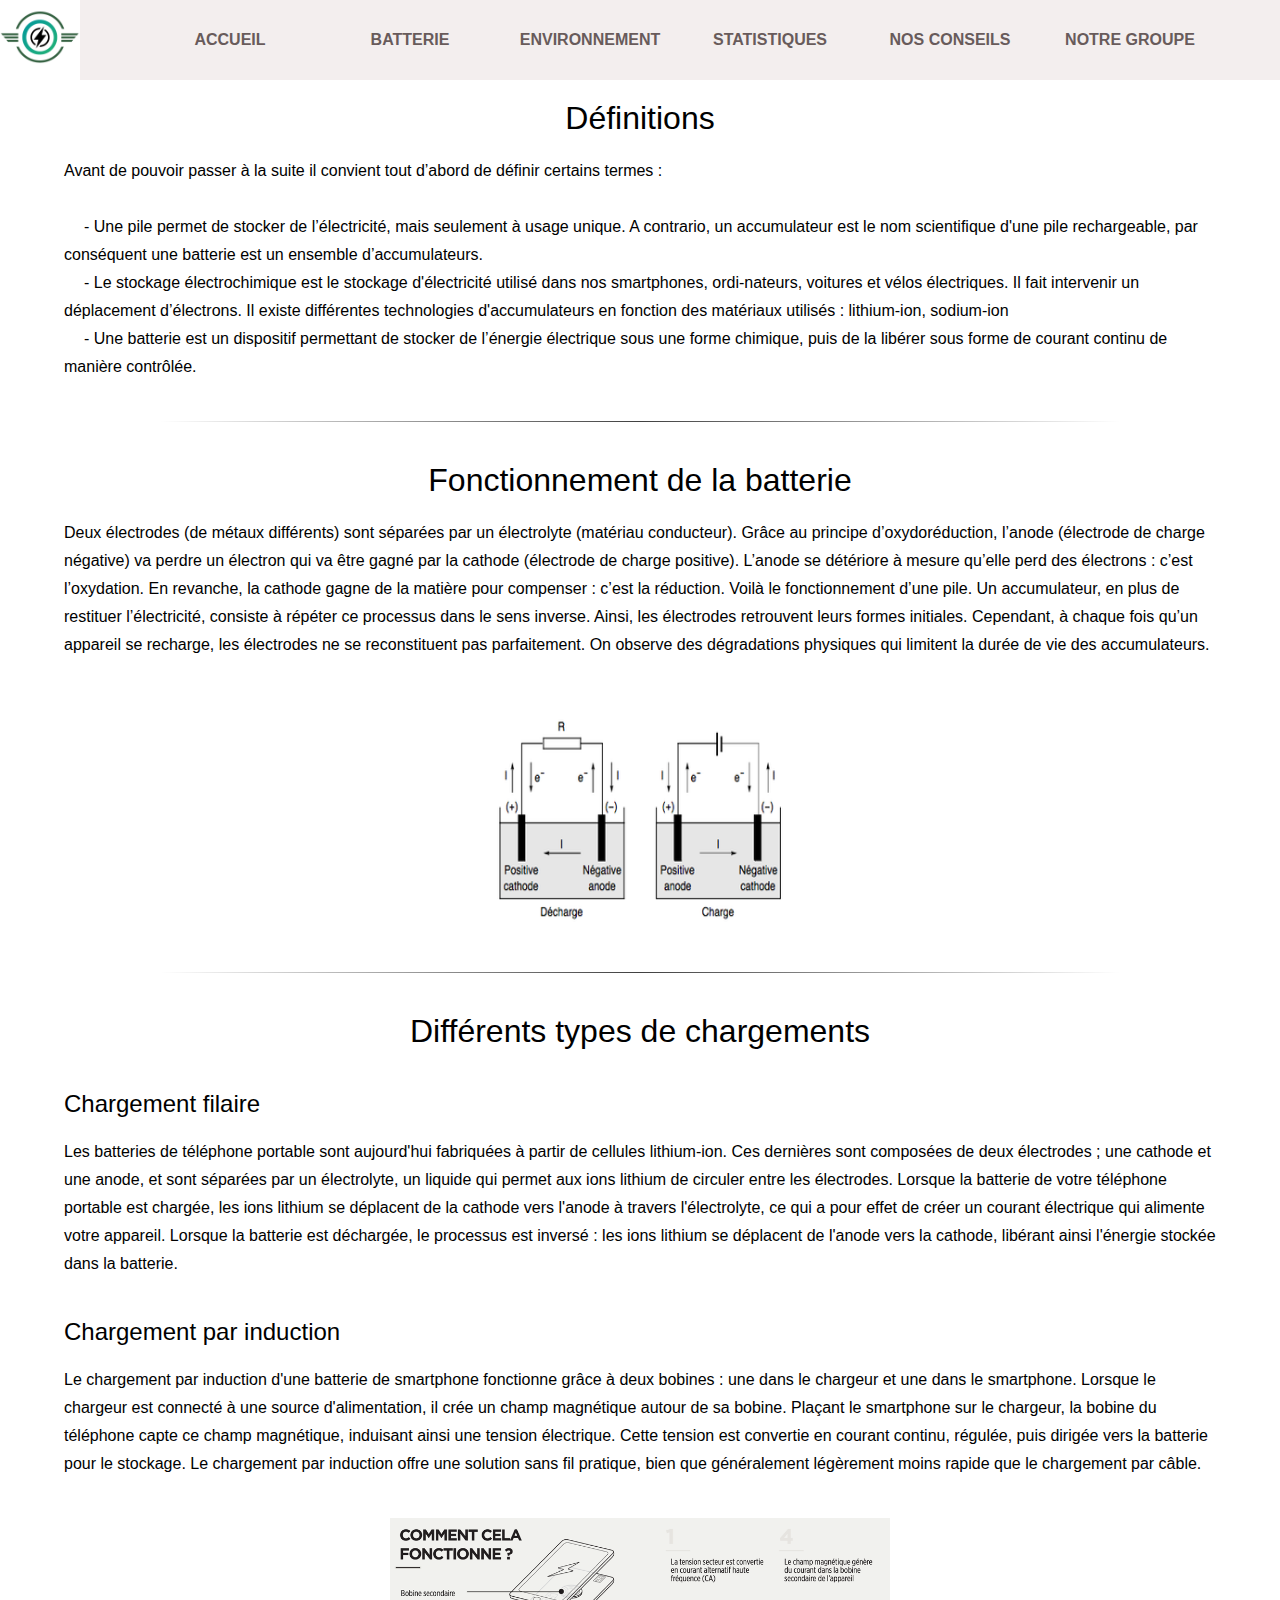
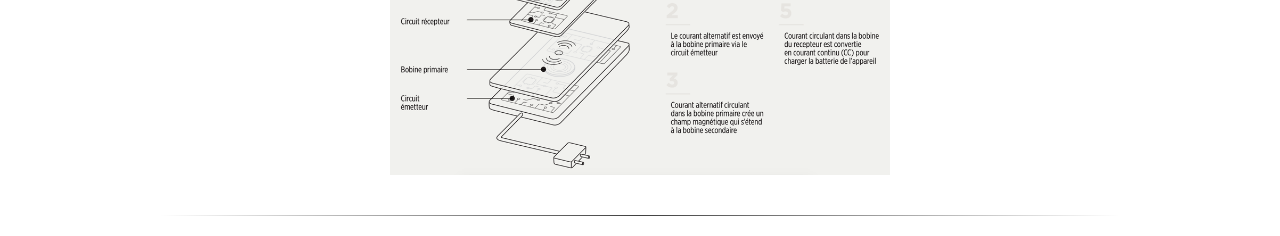
<file: projet ES/Batterie.html>
<!DOCTYPE html>
<html lang="fr">
<head>
    <meta charset="UTF-8">
    <meta name="viewport" content="width=device-width, initial-scale=1.0">
    <title>Batterie</title>
    <meta name="description" content="Site d'information sur l'utilisation de nos batteries">
    <meta name="keyword" content=" Enseignement scientifique, ES, TG1">
    <meta name="author" content="David, Desmond, Rania, Elyna">
    <link rel="stylesheet" href="styles.css">
    <link rel="shortcut icon" href="images\logo.png">
</head> 
<body>
    <div class="bar-header-container">
        <div class="bar-header">
            <div class="content-img">
                <img src="images\logo.png" alt="L'image ne charge pas" width="80" height="80" class="logobar">
            </div>
            <div class="content">
                <a href="index.html" class="header">
                    <button type="button" class="button">
                        <span class="spanbutton">Accueil</span>
                    </button>
                </a>  
                <a href="Batterie.html" class="header">
                    <button class="button" > 
                        <span class="spanbutton">Batterie</span>
                    </button>
                </a>
                <a href="Environnement.html" class="header">
                    <button class="button">
                        <span class="spanbutton">Environnement</span>
                    </button>
                </a>
                <a href="Statistiques.html" class="header">
                    <button type="button" class="button">
                        <span class="spanbutton">Statistiques</span>
                    </button>
                </a>  
                <a href="Conseils.html">
                    <button class="button">
                        <span class="spanbutton">Nos conseils</span>
                    </button>
                </a>
                <a href="Groupe.html">
                    <button class="button">
                        <span class="spanbutton">Notre groupe</span>
                    </button>
                </a>
            </div>
        </div>
    </div>
</header>
<div class="page-container">
    <div class="page-content">

        <div class="title">
            Définitions
        </div>
        <div class="txt">
            Avant de pouvoir passer à la suite il convient tout d’abord de définir certains termes : 
            <br> <br>
            <span STYLE="padding:0 0 0 20px;">-	Une pile permet de stocker de l’électricité, mais seulement à usage unique.  A contrario, un accumulateur est le nom scientifique d'une pile rechargeable, par conséquent une batterie est un ensemble d’accumulateurs. </span>
                <br>
            <span STYLE="padding:0 0 0 20px;">-	Le stockage électrochimique est le stockage d'électricité utilisé dans nos smartphones, ordi-nateurs, voitures et vélos électriques. Il fait intervenir un déplacement d’électrons. Il existe différentes technologies d'accumulateurs en fonction des matériaux utilisés : lithium-ion, sodium-ion </span>
                <br>
            <span STYLE="padding:0 0 0 20px;">-	Une batterie est un dispositif permettant de stocker de l’énergie électrique sous une forme chimique, puis de la libérer sous forme de courant continu de manière contrôlée. </span>
        </div>

        <hr/>

        <div class="title">
            Fonctionnement de la batterie 
        </div>
        <div class="txt">
            Deux électrodes (de métaux différents) sont séparées par un électrolyte (matériau conducteur). Grâce au principe d’oxydoréduction, l’anode (électrode de charge négative) va perdre un électron qui va être gagné par la cathode (électrode de charge positive). L’anode se détériore à mesure qu’elle perd des électrons : c’est l’oxydation. En revanche, la cathode gagne de la matière pour compenser : c’est la réduction. Voilà le fonctionnement d’une pile.
            Un accumulateur, en plus de restituer l’électricité, consiste à répéter ce processus dans le sens inverse. Ainsi, les électrodes retrouvent leurs formes initiales. Cependant, à chaque fois qu’un appareil se recharge, les électrodes ne se reconstituent pas parfaitement. On observe des dégradations physiques qui limitent la durée de vie des accumulateurs.
        </div>
        <div class="img-container">
            <img class="batterie-img" src="images\Batterie_img_1.png" alt="L'image ne se charge pas" width="306" height="233">
        </div>

        <hr/>

        <div class="title">
            Différents types de chargements
        </div>
        <div class="subtitle">
            Chargement filaire
        </div>
        <div class="txt">   
            Les batteries de téléphone portable sont aujourd'hui fabriquées à partir de cellules lithium-ion. Ces dernières sont composées de deux électrodes ; une cathode et une anode, et sont séparées par un électrolyte, un liquide qui permet aux ions lithium de circuler entre les électrodes. Lorsque la batterie de votre téléphone portable est chargée, les ions lithium se déplacent de la cathode vers l'anode à travers l'électrolyte, ce qui a pour effet de créer un courant électrique qui alimente votre appareil. Lorsque la batterie est déchargée, le processus est inversé : les ions lithium se déplacent de l'anode vers la cathode, libérant ainsi l'énergie stockée dans la batterie.
        </div>
        <div class="subtitle">
            Chargement par induction
        </div>
        <div class="txt">
            Le chargement par induction d'une batterie de smartphone fonctionne grâce à deux bobines : une dans le chargeur et une dans le smartphone. Lorsque le chargeur est connecté à une source d'alimentation, il crée un champ magnétique autour de sa bobine. Plaçant le smartphone sur le chargeur, la bobine du téléphone capte ce champ magnétique, induisant ainsi une tension électrique. Cette tension est convertie en courant continu, régulée, puis dirigée vers la batterie pour le stockage. Le chargement par induction offre une solution sans fil pratique, bien que généralement légèrement moins rapide que le chargement par câble.
        </div>
        <div class="img-container">
            <img class="batterie-img" src="images\Batterie_img_2.png" alt="L'image ne se charge pas" width="500px" height="257px">
        </div>
        <hr/>
    </div>
</div>

</body>
</html>
</file>
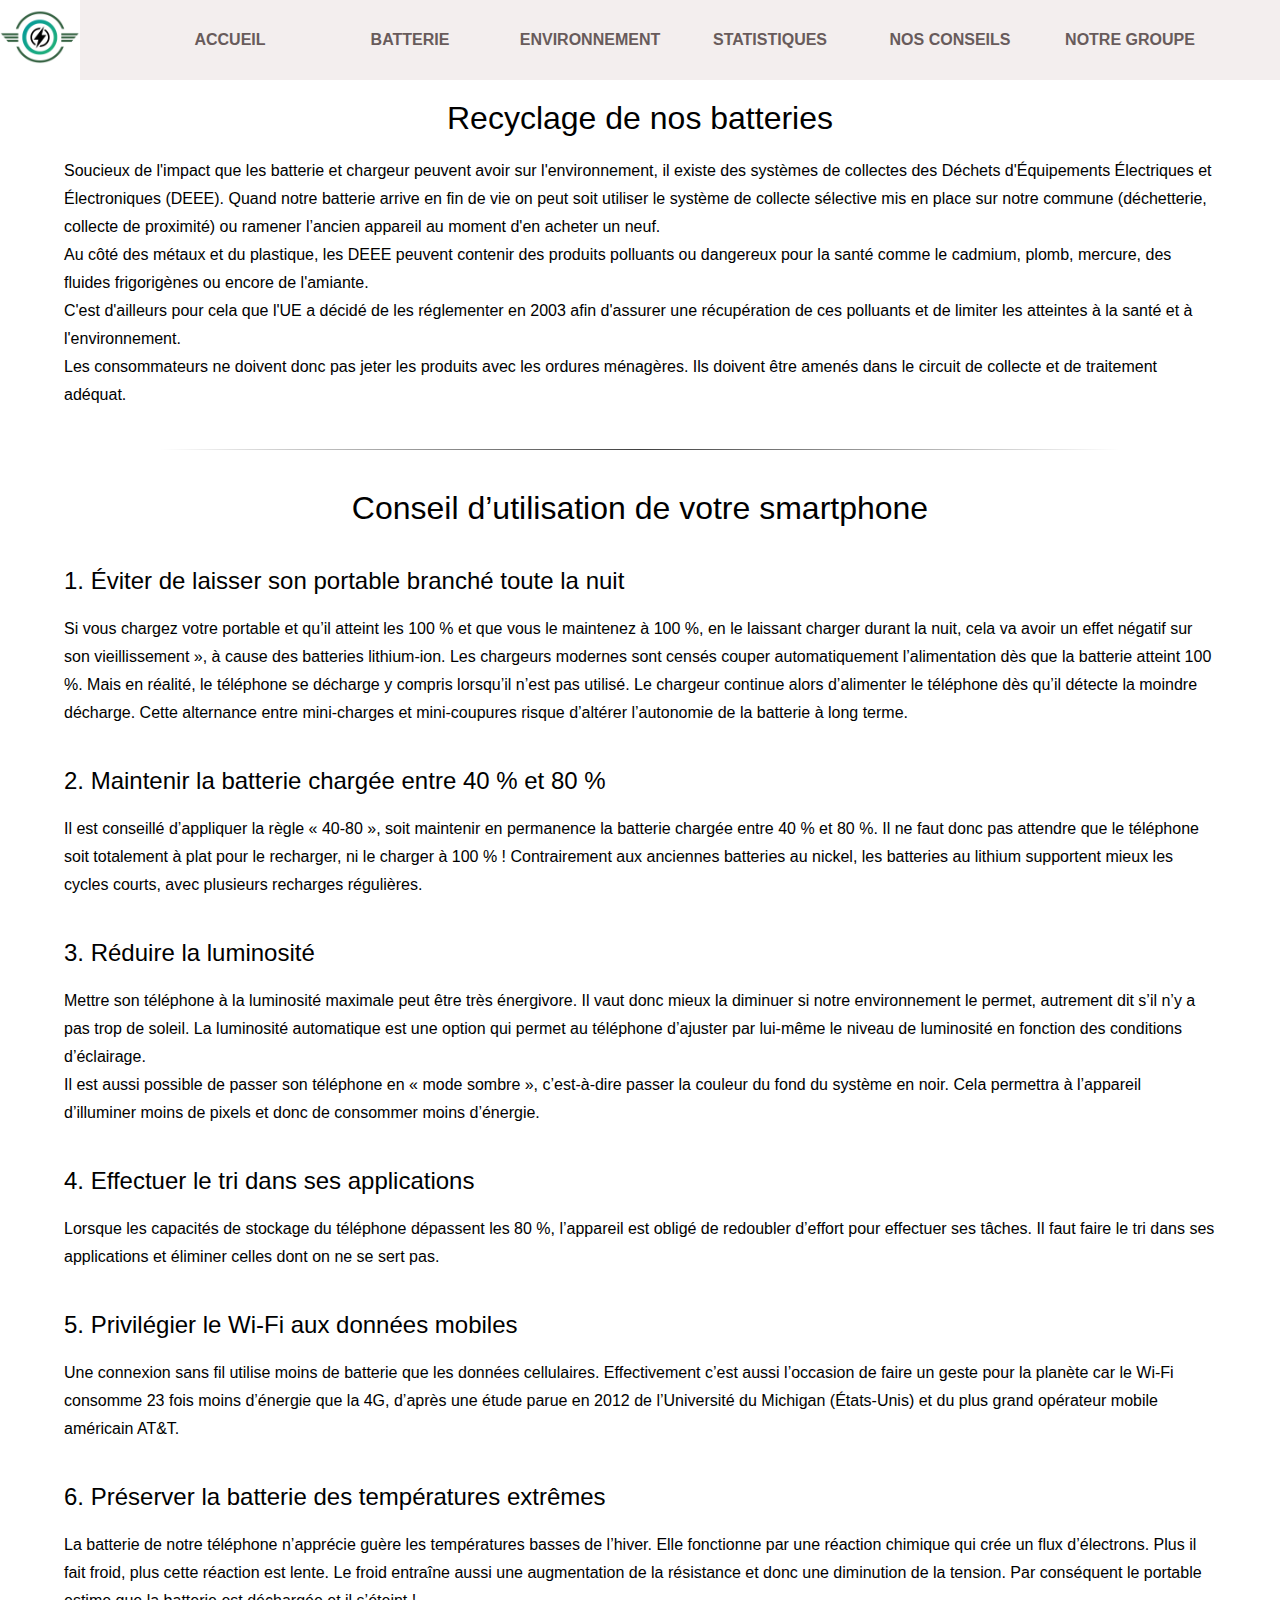
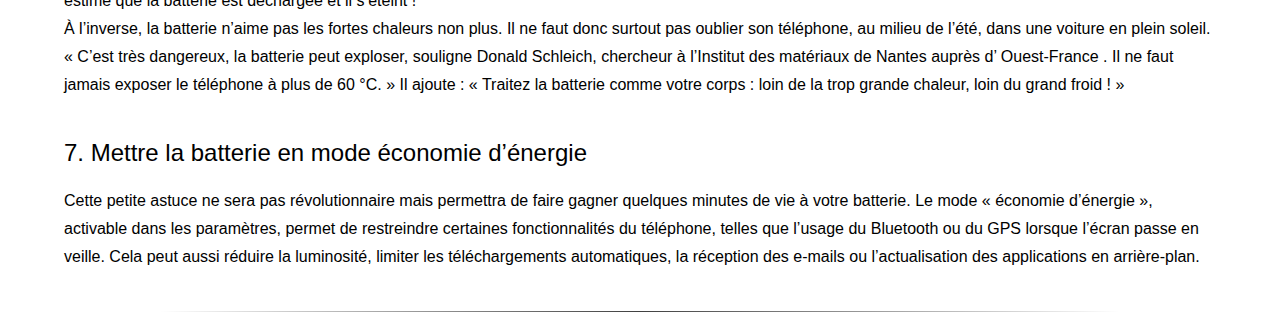
<file: projet ES/Conseils.html>
<!DOCTYPE html>
<html lang="fr">
<head>
    <meta charset="UTF-8">
    <meta name="viewport" content="width=device-width, initial-scale=1.0">
    <title>Conseils</title>
    <meta name="description" content="Site d'information sur l'utilisation de nos batteries">
    <meta name="keyword" content=" Enseignement scientifique, ES, TG1">
    <meta name="author" content="David, Desmond, Rania, Elyna">
    <link rel="stylesheet" href="styles.css">
    <link rel="shortcut icon" href="images\logo.png">
</head>
<body>
    <div class="bar-header-container">
        <div class="bar-header">
            <div class="content-img">
                <img src="images\logo.png" alt="L'image ne charge pas" width="80" height="80" class="logobar">
            </div>
            <div class="content">
                <a href="index.html" class="header">
                    <button type="button" class="button">
                        <span class="spanbutton">Accueil</span>
                    </button>
                </a>  
                <a href="Batterie.html" class="header">
                    <button class="button" > 
                        <span class="spanbutton">Batterie</span>
                    </button>
                </a>
                <a href="Environnement.html" class="header">
                    <button class="button">
                        <span class="spanbutton">Environnement</span>
                    </button>
                </a>
                <a href="Statistiques.html" class="header">
                    <button type="button" class="button">
                        <span class="spanbutton">Statistiques</span>
                    </button>
                </a>
                <a href="Conseils.html">
                    <button class="button">
                        <span class="spanbutton">Nos conseils</span>
                    </button>
                </a>
                <a href="Groupe.html">
                    <button class="button">
                        <span class="spanbutton">Notre groupe</span>
                    </button>
                </a>
            </div>
        </div>
    </div>
</header>
<div class="page-container">
    <div class="page-content">

        <div class="title">
            Recyclage de nos batteries
        </div>
        <div class="txt">
            Soucieux de l'impact que les batterie et chargeur peuvent avoir sur l'environnement, il existe des systèmes de collectes des Déchets d'Équipements Électriques et Électroniques (DEEE). Quand notre batterie arrive en fin de vie on peut soit utiliser le système de collecte sélective mis en place sur notre commune (déchetterie, collecte de proximité) ou ramener l’ancien appareil au moment d'en acheter un neuf. 
            <br>
            Au côté des métaux et du plastique, les DEEE peuvent contenir des produits polluants ou dangereux pour la santé comme le cadmium, plomb, mercure, des fluides frigorigènes ou encore de l'amiante.
            <br>
            C'est d'ailleurs pour cela que l'UE a décidé de les réglementer en 2003 afin d'assurer une récupération de ces polluants et de limiter les atteintes à la santé et à l'environnement.
            <br>
            Les consommateurs ne doivent donc pas jeter les produits avec les ordures ménagères. Ils doivent être amenés dans le circuit de collecte et de traitement adéquat.
        </div>

        <hr>

        <div class="title">
            Conseil d’utilisation de votre smartphone
        </div>
        <div class="subtitle">
            1.	Éviter de laisser son portable branché toute la nuit
        </div>
        <div class="txt">
            Si vous chargez votre portable et qu’il atteint les 100 % et que vous le maintenez à 100 %, en le laissant charger durant la nuit, cela va avoir un effet négatif sur son vieillissement », à cause des batteries lithium-ion. Les chargeurs modernes sont censés couper automatiquement l’alimentation dès que la batterie atteint 100 %. Mais en réalité, le téléphone se décharge y compris lorsqu’il n’est pas utilisé. Le chargeur continue alors d’alimenter le téléphone dès qu’il détecte la moindre décharge. Cette alternance entre mini-charges et mini-coupures risque d’altérer l’autonomie de la batterie à long terme.
        </div>

        <div class="subtitle">
            2.	Maintenir la batterie chargée entre 40 % et 80 %
        </div>
        <div class="txt">
             Il est conseillé d’appliquer la règle « 40-80 », soit maintenir en permanence la batterie chargée entre 40 % et 80 %. Il ne faut donc pas attendre que le téléphone soit totalement à plat pour le recharger, ni le charger à 100 % ! Contrairement aux anciennes batteries au nickel, les batteries au lithium supportent mieux les cycles courts, avec plusieurs recharges régulières.             
        </div>

        <div class="subtitle">
            3.	Réduire la luminosité
        </div>
        <div class="txt">
            Mettre son téléphone à la luminosité maximale peut être très énergivore. Il vaut donc mieux la diminuer si notre environnement le permet, autrement dit s’il n’y a pas trop de soleil. La luminosité automatique est une option qui permet au téléphone d’ajuster par lui-même le niveau de luminosité en fonction des conditions d’éclairage.
            <br>
            Il est aussi possible de passer son téléphone en « mode sombre », c’est-à-dire passer la couleur du fond du système en noir. Cela permettra à l’appareil d’illuminer moins de pixels et donc de consommer moins d’énergie.
        </div>

        <div class="subtitle">
            4.	Effectuer le tri dans ses applications
        </div>
        <div class="txt">
            Lorsque les capacités de stockage du téléphone dépassent les 80 %, l’appareil est obligé de redoubler d’effort pour effectuer ses tâches. Il faut faire le tri dans ses applications et éliminer celles dont on ne se sert pas.
        </div>

        <div class="subtitle">
            5.	Privilégier le Wi-Fi aux données mobiles
        </div>
        <div class="txt">
            Une connexion sans fil utilise moins de batterie que les données cellulaires. Effectivement c’est aussi l’occasion de faire un geste pour la planète car le Wi-Fi consomme 23 fois moins d’énergie que la 4G, d’après une étude parue en 2012 de l’Université du Michigan (États-Unis) et du plus grand opérateur mobile américain AT&T.
        </div>

        <div class="subtitle">
            6.	Préserver la batterie des températures extrêmes
        </div>
        <div class="txt">
            La batterie de notre téléphone n’apprécie guère les températures basses de l’hiver. Elle fonctionne par une réaction chimique qui crée un flux d’électrons. Plus il fait froid, plus cette réaction est lente. Le froid entraîne aussi une augmentation de la résistance et donc une diminution de la tension. Par conséquent le portable estime que la batterie est déchargée et il s’éteint !
            <br>
            À l’inverse, la batterie n’aime pas les fortes chaleurs non plus. Il ne faut donc surtout pas oublier son téléphone, au milieu de l’été, dans une voiture en plein soleil. « C’est très dangereux, la batterie peut exploser, souligne Donald Schleich, chercheur à l’Institut des matériaux de Nantes auprès d’ Ouest-France . Il ne faut jamais exposer le téléphone à plus de 60 °C. » Il ajoute : « Traitez la batterie comme votre corps : loin de la trop grande chaleur, loin du grand froid ! » 
        </div>
    
        <div class="subtitle">
            7.	Mettre la batterie en mode économie d’énergie
        </div>
        <div class="txt">
            Cette petite astuce ne sera pas révolutionnaire mais permettra de faire gagner quelques minutes de vie à votre batterie. Le mode « économie d’énergie », activable dans les paramètres, permet de restreindre certaines fonctionnalités du téléphone, telles que l’usage du Bluetooth ou du GPS lorsque l’écran passe en veille. Cela peut aussi réduire la luminosité, limiter les téléchargements automatiques, la réception des e-mails ou l’actualisation des applications en arrière-plan.
        </div>
        <hr>

    </div>
</div>
</body>
</html>
</file>
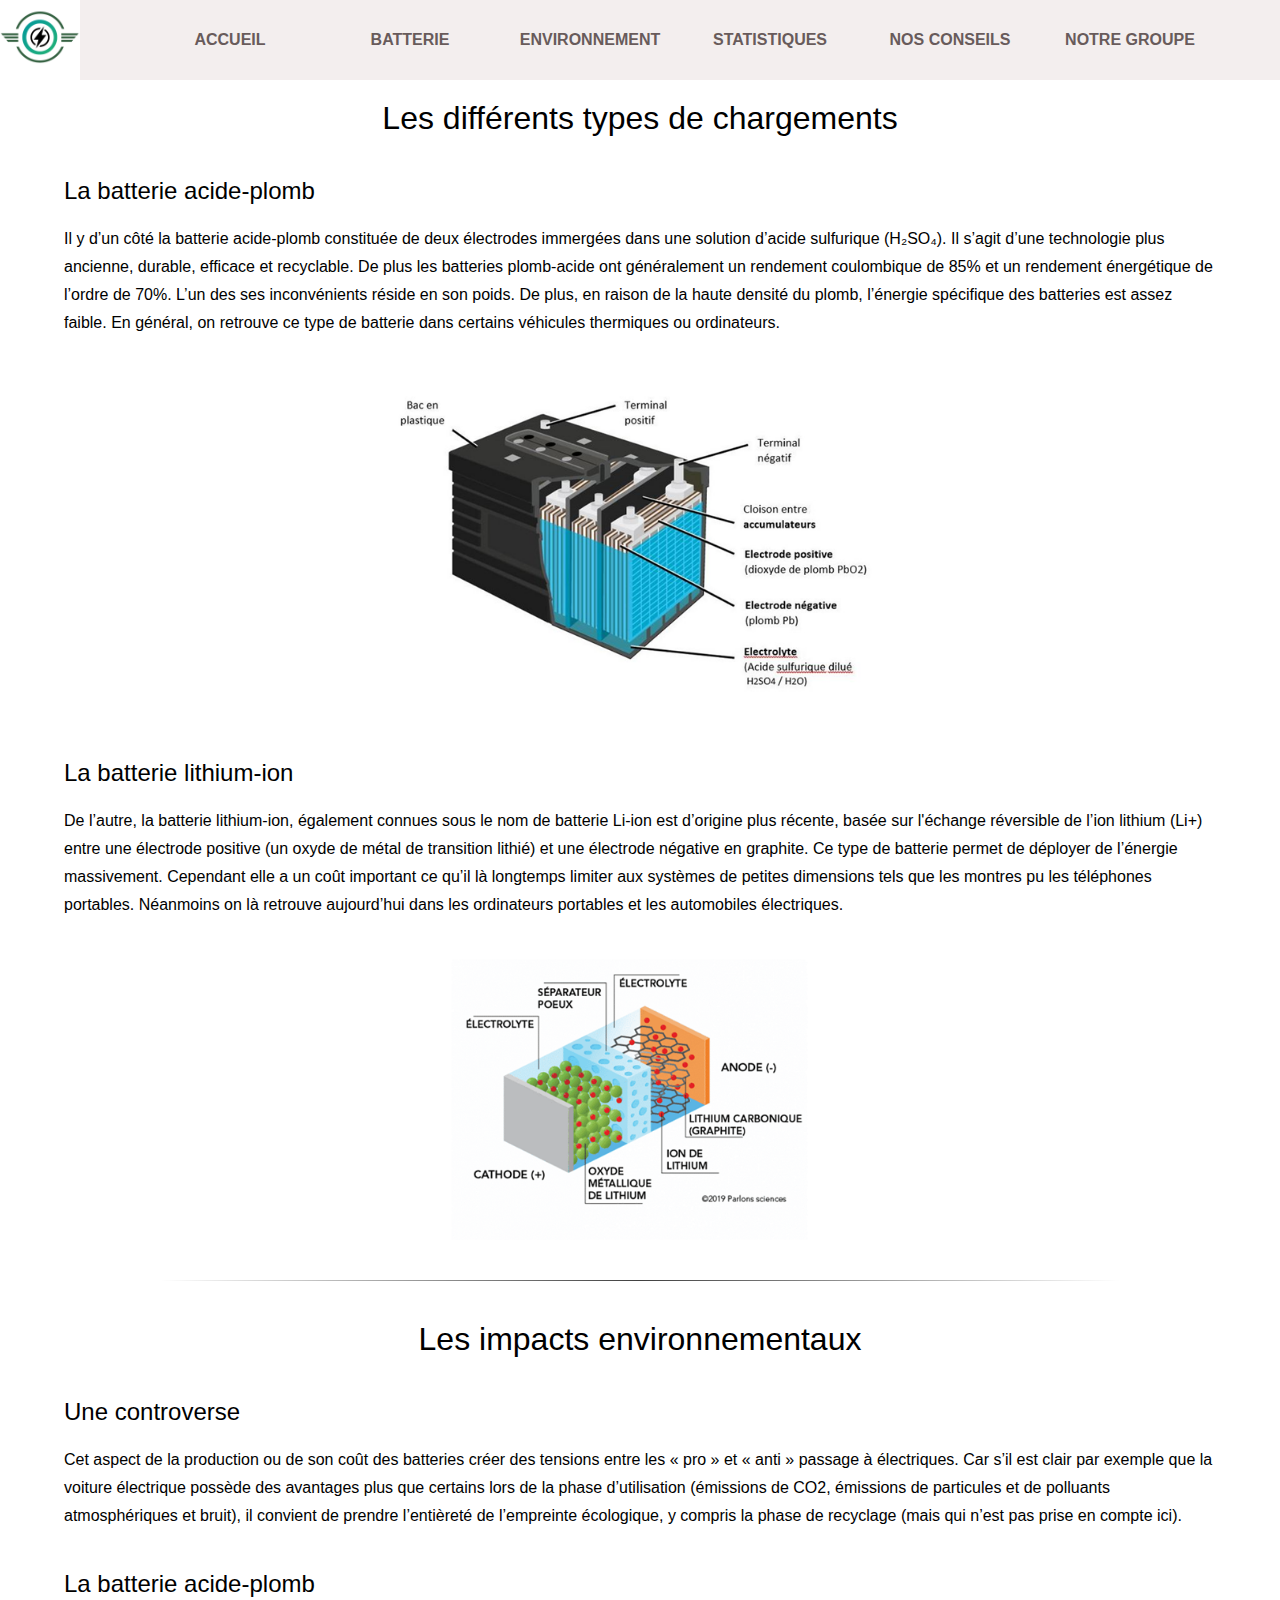
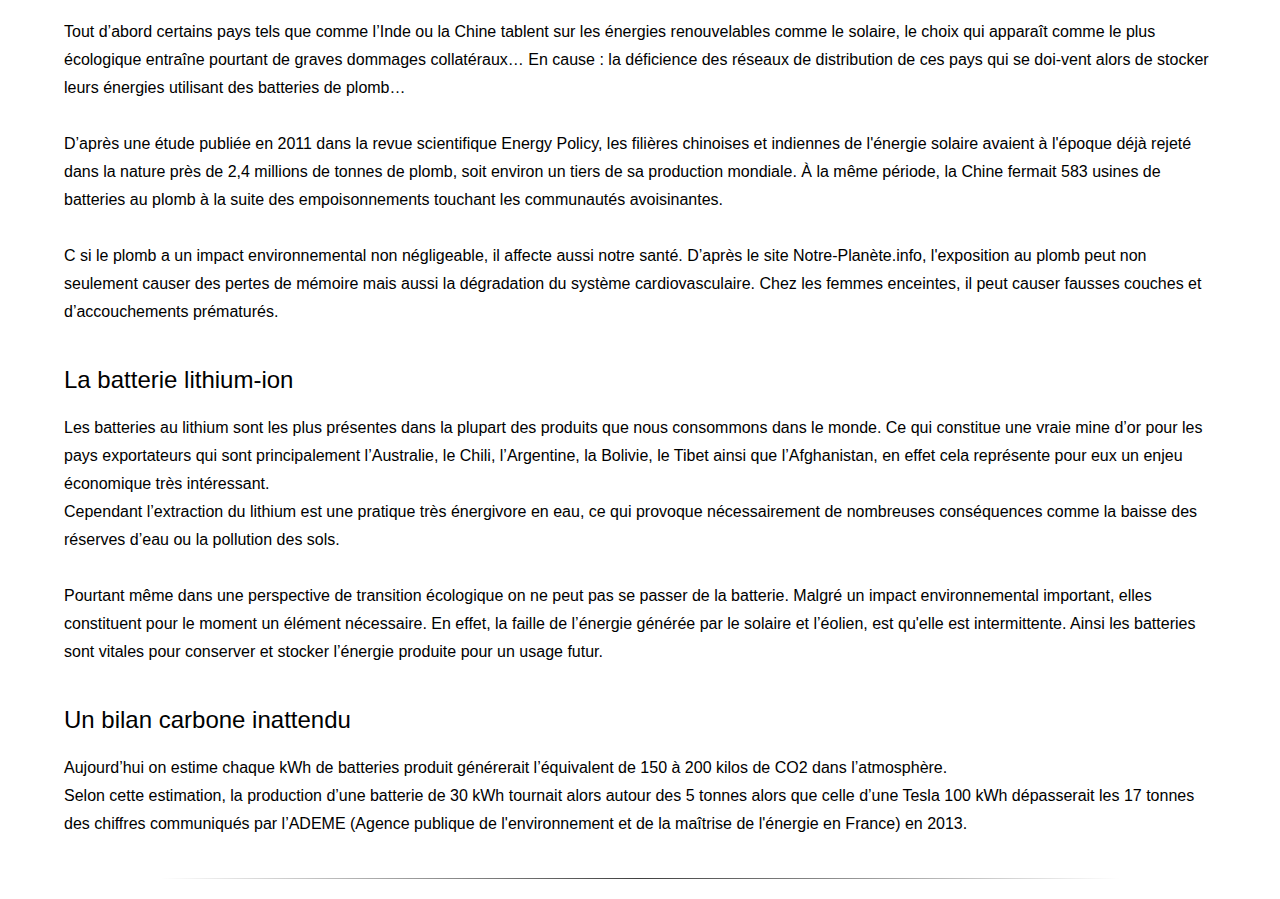
<file: projet ES/Environnement.html>
<!DOCTYPE html>
<html lang="fr">
<head>
    <meta charset="UTF-8">
    <meta name="viewport" content="width=device-width, initial-scale=1.0">
    <title>Environnement</title>
    <meta name="description" content="Site d'information sur l'utilisation de nos batteries">
    <meta name="keyword" content=" Enseignement scientifique, ES, TG1">
    <meta name="author" content="David, Desmond, Rania, Elyna">
    <link rel="stylesheet" href="styles.css">
    <link rel="shortcut icon" href="images\logo.png">
</head>
<body>
    <div class="bar-header-container">
        <div class="bar-header">
            <div class="content-img">
                <img src="images\logo.png" alt="L'image ne charge pas" width="80" height="80" class="logobar">
            </div>
            <div class="content">
                <a href="index.html" class="header">
                    <button type="button" class="button">
                        <span class="spanbutton">Accueil</span>
                    </button>
                </a>  
                <a href="Batterie.html" class="header">
                    <button class="button" > 
                        <span class="spanbutton">Batterie</span>
                    </button>
                </a>
                <a href="Environnement.html" class="header">
                    <button class="button">
                        <span class="spanbutton">Environnement</span>
                    </button>
                </a>
                <a href="Statistiques.html" class="header">
                    <button type="button" class="button">
                        <span class="spanbutton">Statistiques</span>
                    </button>
                </a>
                <a href="Conseils.html">
                    <button class="button">
                        <span class="spanbutton">Nos conseils</span>
                    </button>
                </a>
                <a href="Groupe.html">
                    <button class="button">
                        <span class="spanbutton">Notre groupe</span>
                    </button>
                </a>
            </div>
        </div>
    </div>
</header>
<div class="page-container">
    <div class="page-content">

        <div class="title">
            Les différents types de chargements
        </div>
        <div class="subtitle">
            La batterie acide-plomb
        </div>
        <div class="txt">
            Il y d’un côté la batterie acide-plomb constituée de deux électrodes immergées dans une solution d’acide sulfurique (H₂SO₄). Il s’agit d’une technologie plus ancienne, durable, efficace et recyclable. De plus les batteries plomb-acide ont généralement un rendement coulombique de 85% et un rendement énergétique de l’ordre de 70%. L’un des ses inconvénients réside en son poids. De plus, en raison de la haute densité du plomb, l’énergie spécifique des batteries est assez faible. En général, on retrouve ce type de batterie dans certains véhicules thermiques ou ordinateurs.        
        </div>
        <div class="img-container">
            <img class="batterie-img" src="images\Batterie_img_3.png" alt="L'image ne se charge pas" width="500px" height="322px">
        </div>
        <div class="subtitle">
            La batterie lithium-ion
        </div>
        <div class="txt">
            De l’autre, la batterie lithium-ion, également connues sous le nom de batterie Li-ion est d’origine plus récente, basée sur l'échange réversible de l’ion lithium (Li+) entre une électrode positive (un oxyde de métal de transition lithié) et une électrode négative en graphite. Ce type de batterie permet de déployer de l’énergie massivement. Cependant elle a un coût important ce qu’il là longtemps limiter aux systèmes de petites dimensions tels que les montres pu les téléphones portables. Néanmoins on là retrouve aujourd’hui dans les ordinateurs portables et les automobiles électriques.        
        </div>
        <div class="img-container">
            <img class="batterie-img" src="images\Batterie_img_4.png" alt="L'image ne se charge pas" width="500" height="281">
        </div>

        <hr/>

        <div class="title">
            Les impacts environnementaux
        </div>
        <div class="subtitle">
            Une controverse
        </div>
        <div class="txt">
            Cet aspect de la production ou  de son coût des batteries créer des tensions entre les  « pro » et « anti » passage à électriques. Car s’il est clair par exemple que la voiture électrique possède des avantages plus que certains lors de la phase d’utilisation (émissions de CO2, émissions de particules et de polluants atmosphériques et bruit), il convient de prendre l’entièreté de l’empreinte écologique, y compris la phase de recyclage (mais qui n’est pas prise en compte ici).
        </div>
        <div class="subtitle">
            La batterie acide-plomb
        </div>
        <div class="txt">
            Tout d’abord certains pays tels que comme l’Inde ou la Chine tablent sur les énergies renouvelables comme le solaire, le choix qui apparaît comme le plus écologique entraîne pourtant de graves dommages collatéraux… En cause : la déficience des réseaux de distribution de ces pays qui se doi-vent alors de stocker leurs énergies utilisant des batteries de plomb…
            <br><br>
            D’après une étude publiée en 2011 dans la revue scientifique Energy Policy, les filières chinoises et indiennes de l'énergie solaire avaient à l'époque déjà rejeté dans la nature près de 2,4 millions de tonnes de plomb, soit environ un tiers de sa production mondiale. À la même période, la Chine fermait 583 usines de batteries au plomb à la suite des empoisonnements touchant les communautés avoisinantes.
            <br><br>
            C si le plomb a un impact environnemental non négligeable, il affecte aussi notre santé. D’après le site Notre-Planète.info, l'exposition au plomb peut non seulement causer des pertes de mémoire mais aussi la dégradation du système cardiovasculaire. Chez les femmes enceintes, il peut causer fausses couches et d’accouchements prématurés.
        </div>
        <div class="subtitle">
            La batterie lithium-ion
        </div>
        <div class="txt">
            Les batteries au lithium sont les plus présentes dans la plupart des produits que nous consommons dans le monde. Ce qui constitue une vraie mine d’or pour les pays exportateurs qui sont principalement l’Australie, le Chili, l’Argentine, la Bolivie, le Tibet ainsi que l’Afghanistan, en effet cela représente pour eux un enjeu économique très intéressant.
            <br>
            Cependant l’extraction du lithium est une pratique très énergivore en eau, ce qui provoque nécessairement de nombreuses conséquences comme la baisse des réserves d’eau ou la pollution des sols.
            <br><br>
            Pourtant même dans une perspective de transition écologique on ne peut pas se passer de la batterie. Malgré un impact environnemental important, elles constituent pour le moment un élément nécessaire. En effet, la faille de l’énergie générée par le solaire et l’éolien, est qu'elle est intermittente. Ainsi les batteries sont vitales pour conserver et stocker l’énergie produite pour un usage futur.
        </div>
        <div class="subtitle">
            Un bilan carbone inattendu
        </div>
        <div class="txt">
            Aujourd’hui on estime chaque kWh de batteries produit générerait l’équivalent de 150 à 200 kilos de CO2 dans l’atmosphère.
            <br>
            Selon cette estimation, la production d’une batterie de 30 kWh tournait alors autour des 5 tonnes alors que celle d’une Tesla 100 kWh dépasserait les 17 tonnes des chiffres communiqués par l’ADEME (Agence publique de l'environnement et de la maîtrise de l'énergie en France) en 2013.
        </div>
        <hr/>
    </div>
</div>

</body>
</html>
</file>
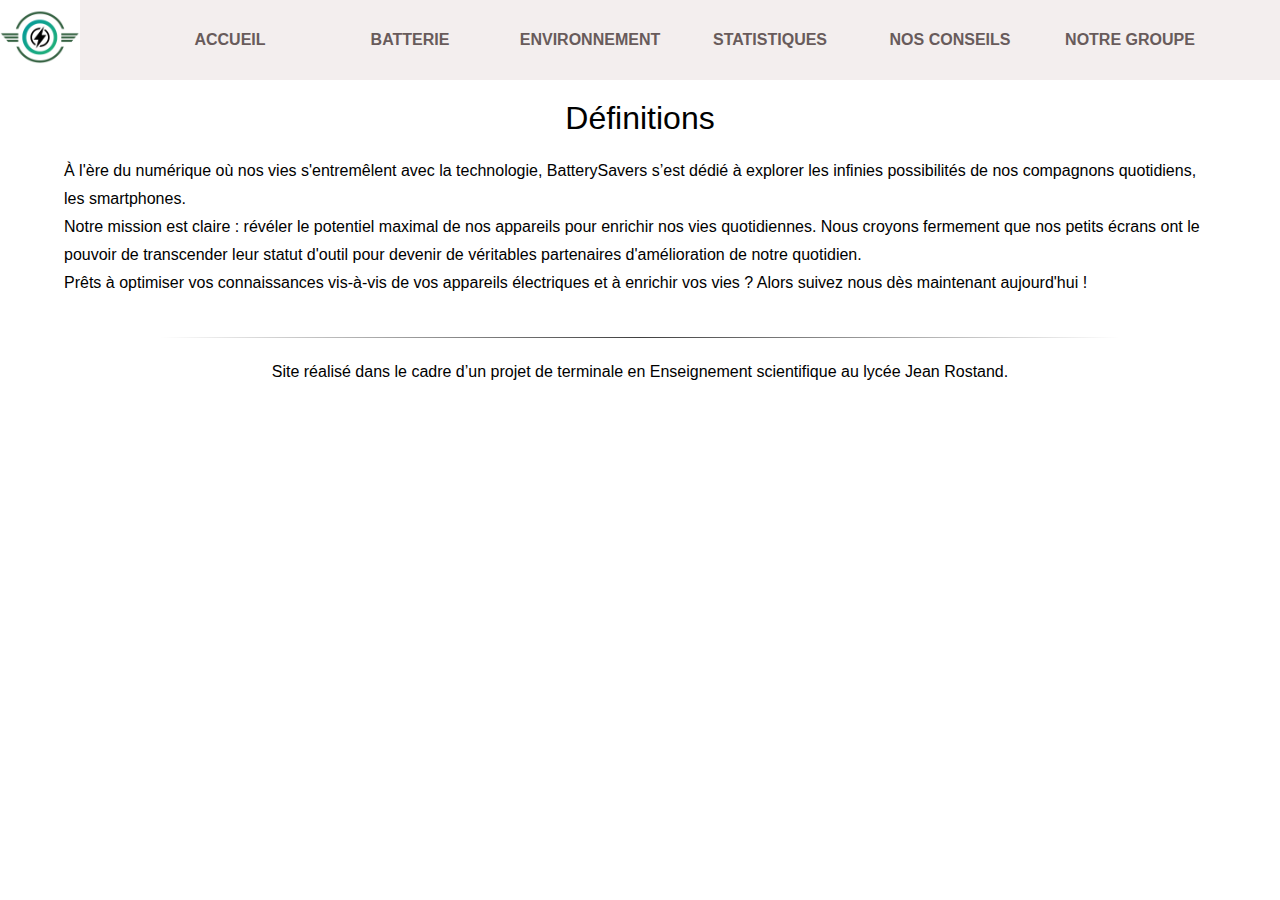
<file: projet ES/Groupe.html>
<!DOCTYPE html>
<html lang="fr">
<head>
    <meta charset="UTF-8">
    <meta name="viewport" content="width=device-width, initial-scale=1.0">
    <title>Notre groupe</title>
    <meta name="description" content="Site d'information sur l'utilisation de nos batteries">
    <meta name="keyword" content=" Enseignement scientifique, ES, TG1">
    <meta name="author" content="David, Desmond, Rania, Elyna">
    <link rel="stylesheet" href="styles.css">
    <link rel="shortcut icon" href="images\logo.png">
</head> 
<body>
    <div class="bar-header-container">
        <div class="bar-header">
            <div class="content-img">
                <img src="images\logo.png" alt="L'image ne charge pas" width="80" height="80" class="logobar">
            </div>
            <div class="content">
                <a href="index.html" class="header">
                    <button type="button" class="button">
                        <span class="spanbutton">Accueil</span>
                    </button>
                </a>  
                <a href="Batterie.html" class="header">
                    <button class="button" > 
                        <span class="spanbutton">Batterie</span>
                    </button>
                </a>
                <a href="Environnement.html" class="header">
                    <button class="button">
                        <span class="spanbutton">Environnement</span>
                    </button>
                </a>
                <a href="Statistiques.html" class="header">
                    <button type="button" class="button">
                        <span class="spanbutton">Statistiques</span>
                    </button>
                </a>  
                <a href="Conseils.html">
                    <button class="button">
                        <span class="spanbutton">Nos conseils</span>
                    </button>
                </a>
                <a href="Groupe.html">
                    <button class="button">
                        <span class="spanbutton">Notre groupe</span>
                    </button>
                </a>
            </div>
        </div>
    </div>
</header>
<div class="page-container">
    <div class="page-content">

        <div class="title">
            Définitions
        </div>
        <div class="txt">
            À l'ère du numérique où nos vies s'entremêlent avec la technologie, BatterySavers s’est dédié à explorer les infinies possibilités de nos compagnons quotidiens, les smartphones.
            <br>
            Notre mission est claire : révéler le potentiel maximal de nos appareils pour enrichir nos vies quotidiennes. Nous croyons fermement que nos petits écrans ont le pouvoir de transcender leur statut d'outil pour devenir de véritables partenaires d'amélioration de notre quotidien.
            <br>
            Prêts à optimiser vos connaissances vis-à-vis de vos appareils électriques et à enrichir vos vies ? Alors suivez nous dès maintenant aujourd'hui !
            <br>
        </div>
        <hr>
        <div class="txt" style="text-align: center;">
            Site réalisé dans le cadre d’un projet de terminale en Enseignement scientifique au lycée Jean Rostand.
        </div>
    </div>
</div>

</body>
</html>
</file>
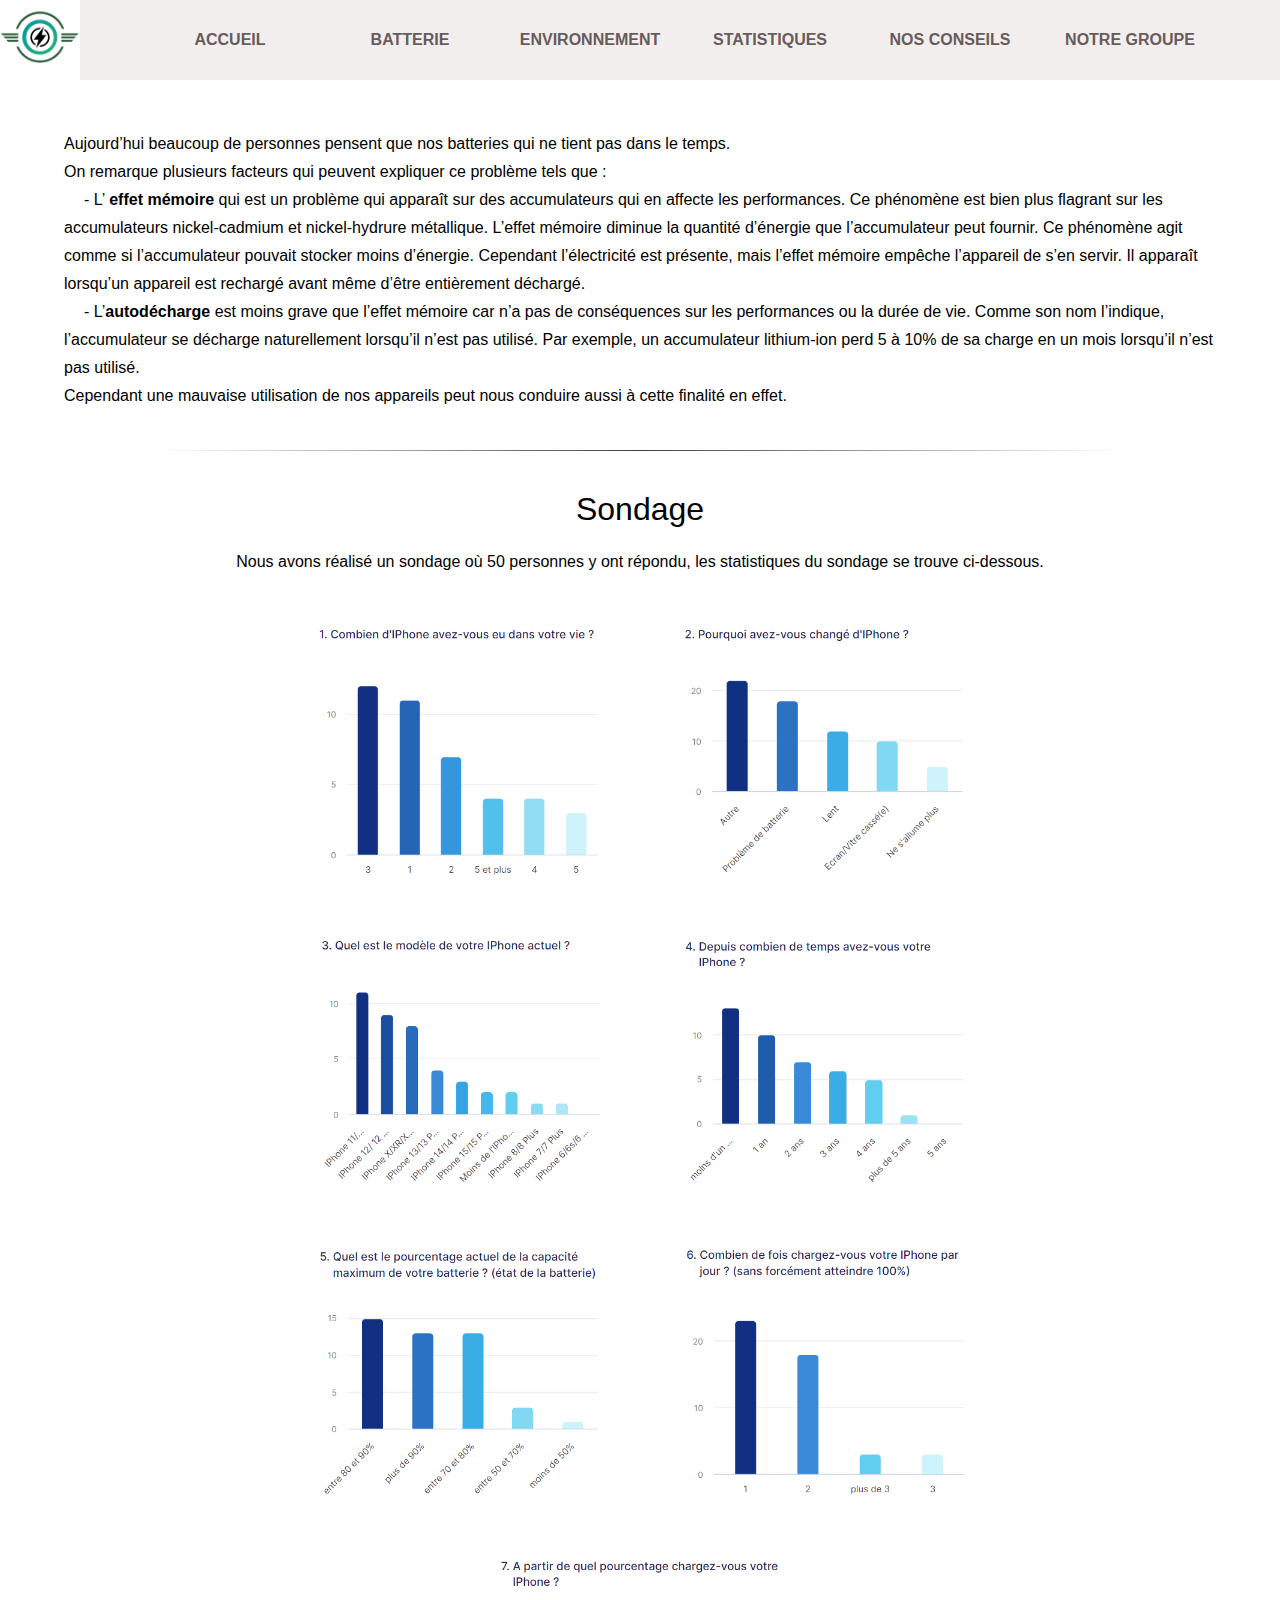
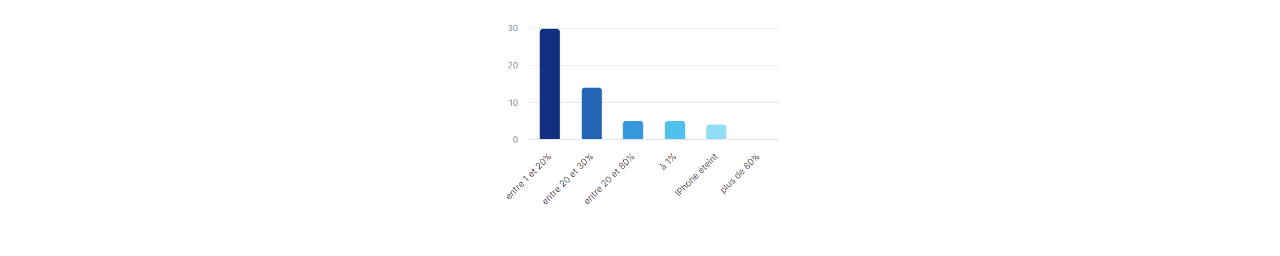
<file: projet ES/Statistiques.html>
<!DOCTYPE html>
<html lang="fr">
<head>
    <meta charset="UTF-8">
    <meta name="viewport" content="width=device-width, initial-scale=1.0">
    <title>Statistiques</title>
    <meta name="description" content="Site d'information sur l'utilisation de nos batteries">
    <meta name="keyword" content=" Enseignement scientifique, ES, TG1">
    <meta name="author" content="David, Desmond, Rania, Elyna">
    <link rel="stylesheet" href="styles.css">
    <link rel="shortcut icon" href="images\logo.png">
</head> 
<body>
    <div class="bar-header-container">
        <div class="bar-header">
            <div class="content-img">
                <img src="images\logo.png" alt="L'image ne charge pas" width="80" height="80" class="logobar">
            </div>
            <div class="content">
                <a href="index.html" class="header">
                    <button type="button" class="button">
                        <span class="spanbutton">Accueil</span>
                    </button>
                </a>  
                <a href="Batterie.html" class="header">
                    <button class="button" > 
                        <span class="spanbutton">Batterie</span>
                    </button>
                </a>
                <a href="Environnement.html" class="header">
                    <button class="button">
                        <span class="spanbutton">Environnement</span>
                    </button>
                </a>
                <a href="Statistiques.html" class="header">
                    <button type="button" class="button">
                        <span class="spanbutton">Statistiques</span>
                    </button>
                </a>  
                <a href="Conseils.html">
                    <button class="button" id="aim-trainer-btn">
                        <span class="spanbutton">Nos conseils</span>
                    </button>
                </a>
                <a href="Groupe.html">
                    <button class="button" id="aim-trainer-btn">
                        <span class="spanbutton">Notre groupe</span>
                    </button>
                </a>
            </div>
        </div>
    </div>
</header>
<div class="page-container">
    <div class="page-content">
        <div class="txt" style="margin-top: 50px;">
            Aujourd’hui beaucoup de personnes pensent que nos batteries qui ne tient pas dans le temps.
            <br>
            On remarque plusieurs facteurs qui peuvent expliquer ce problème tels que :
            <br>
            <span STYLE="padding:0 0 0 20px;">-	L’ <span style="font-weight: bold;">effet mémoire</span> qui est un problème qui apparaît sur des accumulateurs qui en affecte les performances. Ce phénomène est bien plus flagrant sur les accumulateurs nickel-cadmium et nickel-hydrure métallique. L’effet mémoire diminue la quantité d’énergie que l’accumulateur peut fournir. Ce phénomène agit comme si l’accumulateur pouvait stocker moins d’énergie. Cependant l’électricité est présente, mais l’effet mémoire empêche l’appareil de s’en servir. Il apparaît lorsqu’un appareil est rechargé avant même d’être entièrement déchargé. </span>
            <br>
            <span STYLE="padding:0 0 0 20px;">-	L’<span style="font-weight: bold;">autodécharge</span> est moins grave que l’effet mémoire car n’a pas de conséquences sur les performances ou la durée de vie. Comme son nom l’indique, l’accumulateur se décharge naturellement lorsqu’il n’est pas utilisé. Par exemple, un accumulateur lithium-ion perd 5 à 10% de sa charge en un mois lorsqu’il n’est pas utilisé.</span>
            <br>
            Cependant une mauvaise utilisation de nos appareils peut nous conduire aussi à cette finalité en effet.
        </div>

        <hr>

        <div class="title">
            Sondage
        </div>
        <div class="txt" style="text-align: center;">
            Nous avons réalisé un sondage où 50 personnes y ont répondu, les statistiques du sondage se trouve ci-dessous.
        </div>
        <div class="img-container">
            <img class="batterie-img" src="images\stats_img_1.png" alt="L'image ne se charge pas" width="300" height="270">
            <img class="batterie-img" src="images\stats_img_2.png" alt="L'image ne se charge pas" width="300" height="270">
        </div>
        <div class="img-container">
            <img class="batterie-img" src="images\stats_img_3.png" alt="L'image ne se charge pas" width="300" height="270">
            <img class="batterie-img" src="images\stats_img_4.png" alt="L'image ne se charge pas" width="300" height="270">
        </div>
        <div class="img-container">
            <img class="batterie-img" src="images\stats_img_5.png" alt="L'image ne se charge pas" width="300" height="270">
            <img class="batterie-img" src="images\stats_img_6.png" alt="L'image ne se charge pas" width="300" height="270">
        </div>
        <div class="img-container">
            <img class="batterie-img" src="images\stats_img_7.png" alt="L'image ne se charge pas" width="300" height="270">
        </div>
        
    </div>
</div>

</body>
</html>
</file>
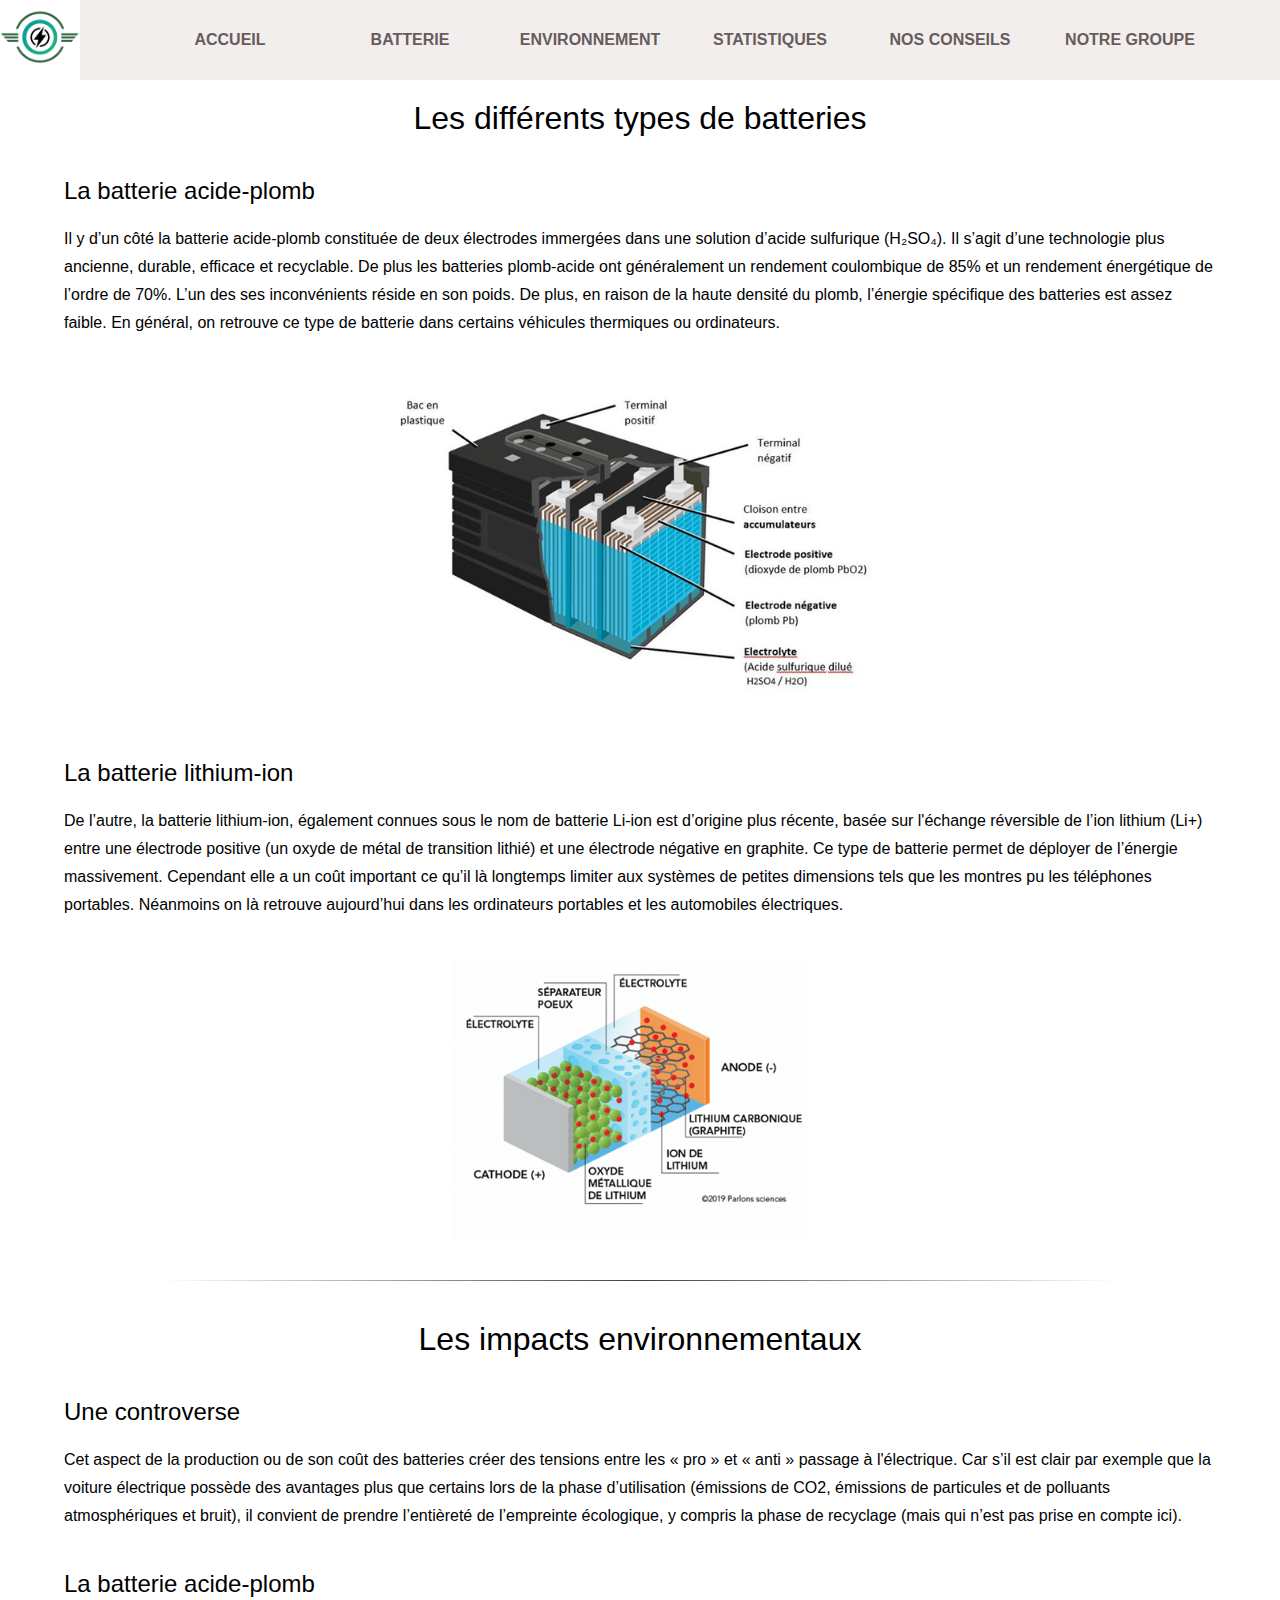
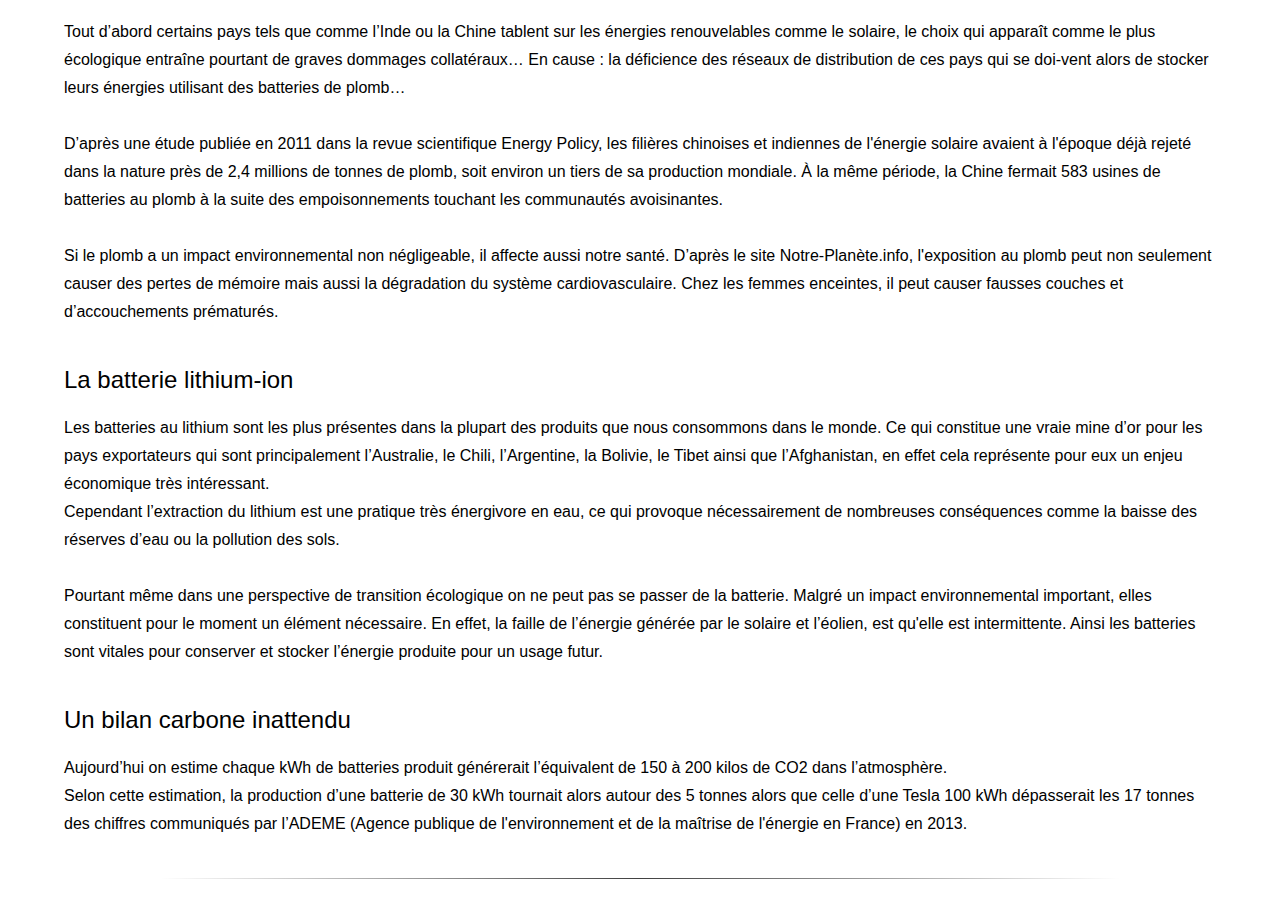
<file: projet_ES/Environnement.html>
<!DOCTYPE html>
<html lang="fr">
<head>
    <meta charset="UTF-8">
    <meta name="viewport" content="width=device-width, initial-scale=1.0">
    <title>Environnement</title>
    <meta name="description" content="Site d'information sur l'utilisation de nos batteries">
    <meta name="keyword" content=" Enseignement scientifique, ES, TG1">
    <meta name="author" content="David, Desmond, Rania, Elyna">
    <link rel="stylesheet" href="styles.css">
    <link rel="shortcut icon" href="images\logo.png">
</head>
<body>
    <div class="bar-header-container">
        <div class="bar-header">
            <div class="content-img">
                <img src="images\logo.png" alt="L'image ne charge pas" width="80" height="80" class="logobar">
            </div>
            <div class="content">
                <a href="index.html" class="header">
                    <button type="button" class="button">
                        <span class="spanbutton">Accueil</span>
                    </button>
                </a>  
                <a href="Batterie.html" class="header">
                    <button class="button" > 
                        <span class="spanbutton">Batterie</span>
                    </button>
                </a>
                <a href="Environnement.html" class="header">
                    <button class="button">
                        <span class="spanbutton">Environnement</span>
                    </button>
                </a>
                <a href="Statistiques.html" class="header">
                    <button type="button" class="button">
                        <span class="spanbutton">Statistiques</span>
                    </button>
                </a>
                <a href="Conseils.html">
                    <button class="button">
                        <span class="spanbutton">Nos conseils</span>
                    </button>
                </a>
                <a href="Groupe.html">
                    <button class="button">
                        <span class="spanbutton">Notre groupe</span>
                    </button>
                </a>
            </div>
        </div>
    </div>
</header>
<div class="page-container">
    <div class="page-content">

        <div class="title">
            Les différents types de batteries
        </div>
        <div class="subtitle">
            La batterie acide-plomb
        </div>
        <div class="txt">
            Il y d’un côté la batterie acide-plomb constituée de deux électrodes immergées dans une solution d’acide sulfurique (H₂SO₄). Il s’agit d’une technologie plus ancienne, durable, efficace et recyclable. De plus les batteries plomb-acide ont généralement un rendement coulombique de 85% et un rendement énergétique de l’ordre de 70%. L’un des ses inconvénients réside en son poids. De plus, en raison de la haute densité du plomb, l’énergie spécifique des batteries est assez faible. En général, on retrouve ce type de batterie dans certains véhicules thermiques ou ordinateurs.        
        </div>
        <div class="img-container">
            <img class="batterie-img" src="images\Batterie_img_3.png" alt="L'image ne se charge pas" width="500px" height="322px">
        </div>
        <div class="subtitle">
            La batterie lithium-ion
        </div>
        <div class="txt">
            De l’autre, la batterie lithium-ion, également connues sous le nom de batterie Li-ion est d’origine plus récente, basée sur l'échange réversible de l’ion lithium (Li+) entre une électrode positive (un oxyde de métal de transition lithié) et une électrode négative en graphite. Ce type de batterie permet de déployer de l’énergie massivement. Cependant elle a un coût important ce qu’il là longtemps limiter aux systèmes de petites dimensions tels que les montres pu les téléphones portables. Néanmoins on là retrouve aujourd’hui dans les ordinateurs portables et les automobiles électriques.        
        </div>
        <div class="img-container">
            <img class="batterie-img" src="images\Batterie_img_4.png" alt="L'image ne se charge pas" width="500" height="281">
        </div>

        <hr/>

        <div class="title">
            Les impacts environnementaux
        </div>
        <div class="subtitle">
            Une controverse
        </div>
        <div class="txt">
            Cet aspect de la production ou  de son coût des batteries créer des tensions entre les  « pro » et « anti » passage à l'électrique. Car s’il est clair par exemple que la voiture électrique possède des avantages plus que certains lors de la phase d’utilisation (émissions de CO2, émissions de particules et de polluants atmosphériques et bruit), il convient de prendre l’entièreté de l’empreinte écologique, y compris la phase de recyclage (mais qui n’est pas prise en compte ici).
        </div>
        <div class="subtitle">
            La batterie acide-plomb
        </div>
        <div class="txt">
            Tout d’abord certains pays tels que comme l’Inde ou la Chine tablent sur les énergies renouvelables comme le solaire, le choix qui apparaît comme le plus écologique entraîne pourtant de graves dommages collatéraux… En cause : la déficience des réseaux de distribution de ces pays qui se doi-vent alors de stocker leurs énergies utilisant des batteries de plomb…
            <br><br>
            D’après une étude publiée en 2011 dans la revue scientifique Energy Policy, les filières chinoises et indiennes de l'énergie solaire avaient à l'époque déjà rejeté dans la nature près de 2,4 millions de tonnes de plomb, soit environ un tiers de sa production mondiale. À la même période, la Chine fermait 583 usines de batteries au plomb à la suite des empoisonnements touchant les communautés avoisinantes.
            <br><br>
            Si le plomb a un impact environnemental non négligeable, il affecte aussi notre santé. D’après le site Notre-Planète.info, l'exposition au plomb peut non seulement causer des pertes de mémoire mais aussi la dégradation du système cardiovasculaire. Chez les femmes enceintes, il peut causer fausses couches et d’accouchements prématurés.
        </div>
        <div class="subtitle">
            La batterie lithium-ion
        </div>
        <div class="txt">
            Les batteries au lithium sont les plus présentes dans la plupart des produits que nous consommons dans le monde. Ce qui constitue une vraie mine d’or pour les pays exportateurs qui sont principalement l’Australie, le Chili, l’Argentine, la Bolivie, le Tibet ainsi que l’Afghanistan, en effet cela représente pour eux un enjeu économique très intéressant.
            <br>
            Cependant l’extraction du lithium est une pratique très énergivore en eau, ce qui provoque nécessairement de nombreuses conséquences comme la baisse des réserves d’eau ou la pollution des sols.
            <br><br>
            Pourtant même dans une perspective de transition écologique on ne peut pas se passer de la batterie. Malgré un impact environnemental important, elles constituent pour le moment un élément nécessaire. En effet, la faille de l’énergie générée par le solaire et l’éolien, est qu'elle est intermittente. Ainsi les batteries sont vitales pour conserver et stocker l’énergie produite pour un usage futur.
        </div>
        <div class="subtitle">
            Un bilan carbone inattendu
        </div>
        <div class="txt">
            Aujourd’hui on estime chaque kWh de batteries produit générerait l’équivalent de 150 à 200 kilos de CO2 dans l’atmosphère.
            <br>
            Selon cette estimation, la production d’une batterie de 30 kWh tournait alors autour des 5 tonnes alors que celle d’une Tesla 100 kWh dépasserait les 17 tonnes des chiffres communiqués par l’ADEME (Agence publique de l'environnement et de la maîtrise de l'énergie en France) en 2013.
        </div>
        <hr/>
    </div>
</div>

</body>
</html>
</file>
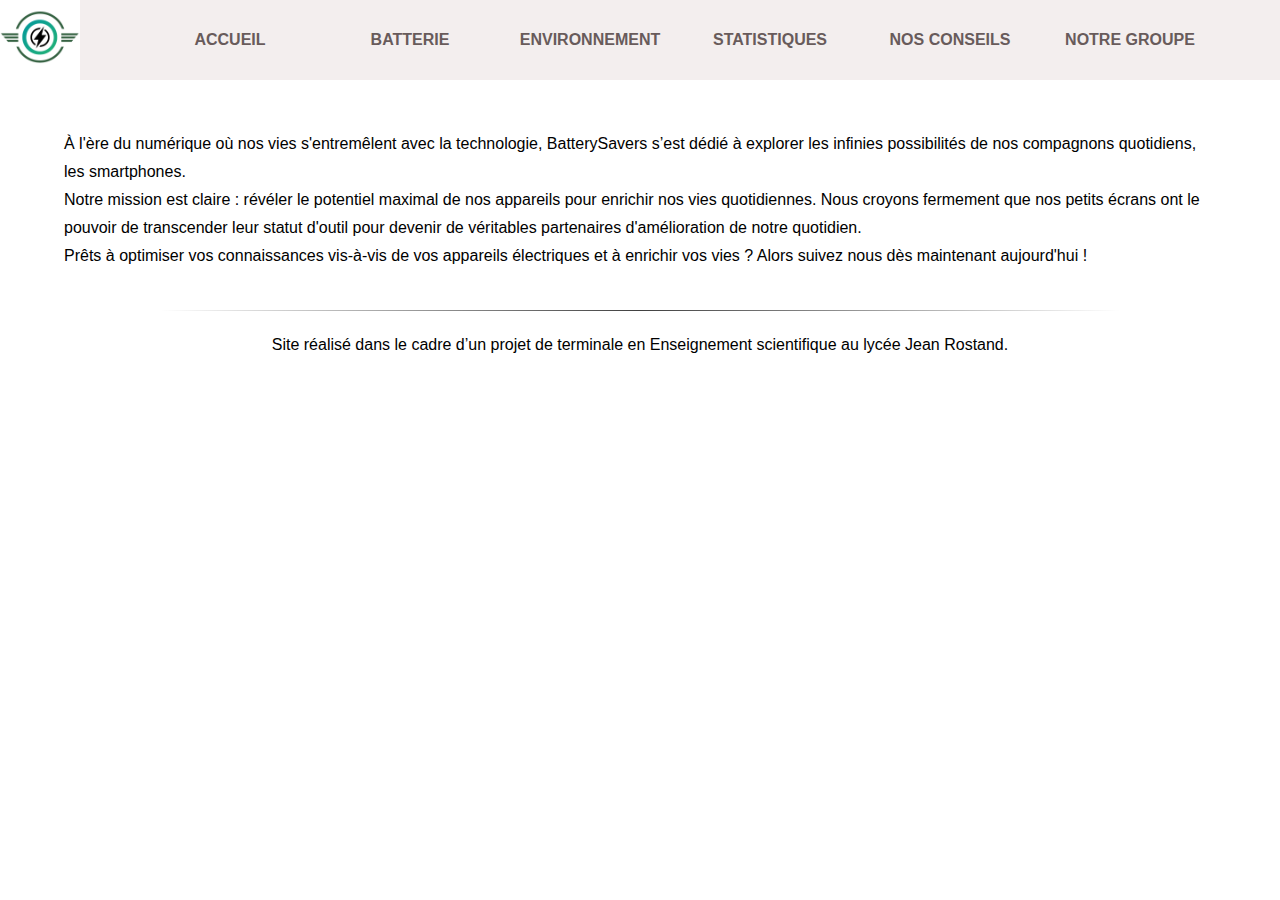
<file: projet_ES/Groupe.html>
<!DOCTYPE html>
<html lang="fr">
<head>
    <meta charset="UTF-8">
    <meta name="viewport" content="width=device-width, initial-scale=1.0">
    <title>Notre groupe</title>
    <meta name="description" content="Site d'information sur l'utilisation de nos batteries">
    <meta name="keyword" content=" Enseignement scientifique, ES, TG1">
    <meta name="author" content="David, Desmond, Rania, Elyna">
    <link rel="stylesheet" href="styles.css">
    <link rel="shortcut icon" href="images\logo.png">
</head> 
<body>
    <div class="bar-header-container">
        <div class="bar-header">
            <div class="content-img">
                <img src="images\logo.png" alt="L'image ne charge pas" width="80" height="80" class="logobar">
            </div>
            <div class="content">
                <a href="index.html" class="header">
                    <button type="button" class="button">
                        <span class="spanbutton">Accueil</span>
                    </button>
                </a>  
                <a href="Batterie.html" class="header">
                    <button class="button" > 
                        <span class="spanbutton">Batterie</span>
                    </button>
                </a>
                <a href="Environnement.html" class="header">
                    <button class="button">
                        <span class="spanbutton">Environnement</span>
                    </button>
                </a>
                <a href="Statistiques.html" class="header">
                    <button type="button" class="button">
                        <span class="spanbutton">Statistiques</span>
                    </button>
                </a>  
                <a href="Conseils.html">
                    <button class="button">
                        <span class="spanbutton">Nos conseils</span>
                    </button>
                </a>
                <a href="Groupe.html">
                    <button class="button">
                        <span class="spanbutton">Notre groupe</span>
                    </button>
                </a>
            </div>
        </div>
    </div>
</header>
<div class="page-container">
    <div class="page-content">

        <div class="txt" style="margin-top: 50px;">
            À l'ère du numérique où nos vies s'entremêlent avec la technologie, BatterySavers s’est dédié à explorer les infinies possibilités de nos compagnons quotidiens, les smartphones.
            <br>
            Notre mission est claire : révéler le potentiel maximal de nos appareils pour enrichir nos vies quotidiennes. Nous croyons fermement que nos petits écrans ont le pouvoir de transcender leur statut d'outil pour devenir de véritables partenaires d'amélioration de notre quotidien.
            <br>
            Prêts à optimiser vos connaissances vis-à-vis de vos appareils électriques et à enrichir vos vies ? Alors suivez nous dès maintenant aujourd'hui !
            <br>
        </div>
        <hr>
        <div class="txt" style="text-align: center;">
            Site réalisé dans le cadre d’un projet de terminale en Enseignement scientifique au lycée Jean Rostand.
        </div>
    </div>
</div>

</body>
</html>
</file>
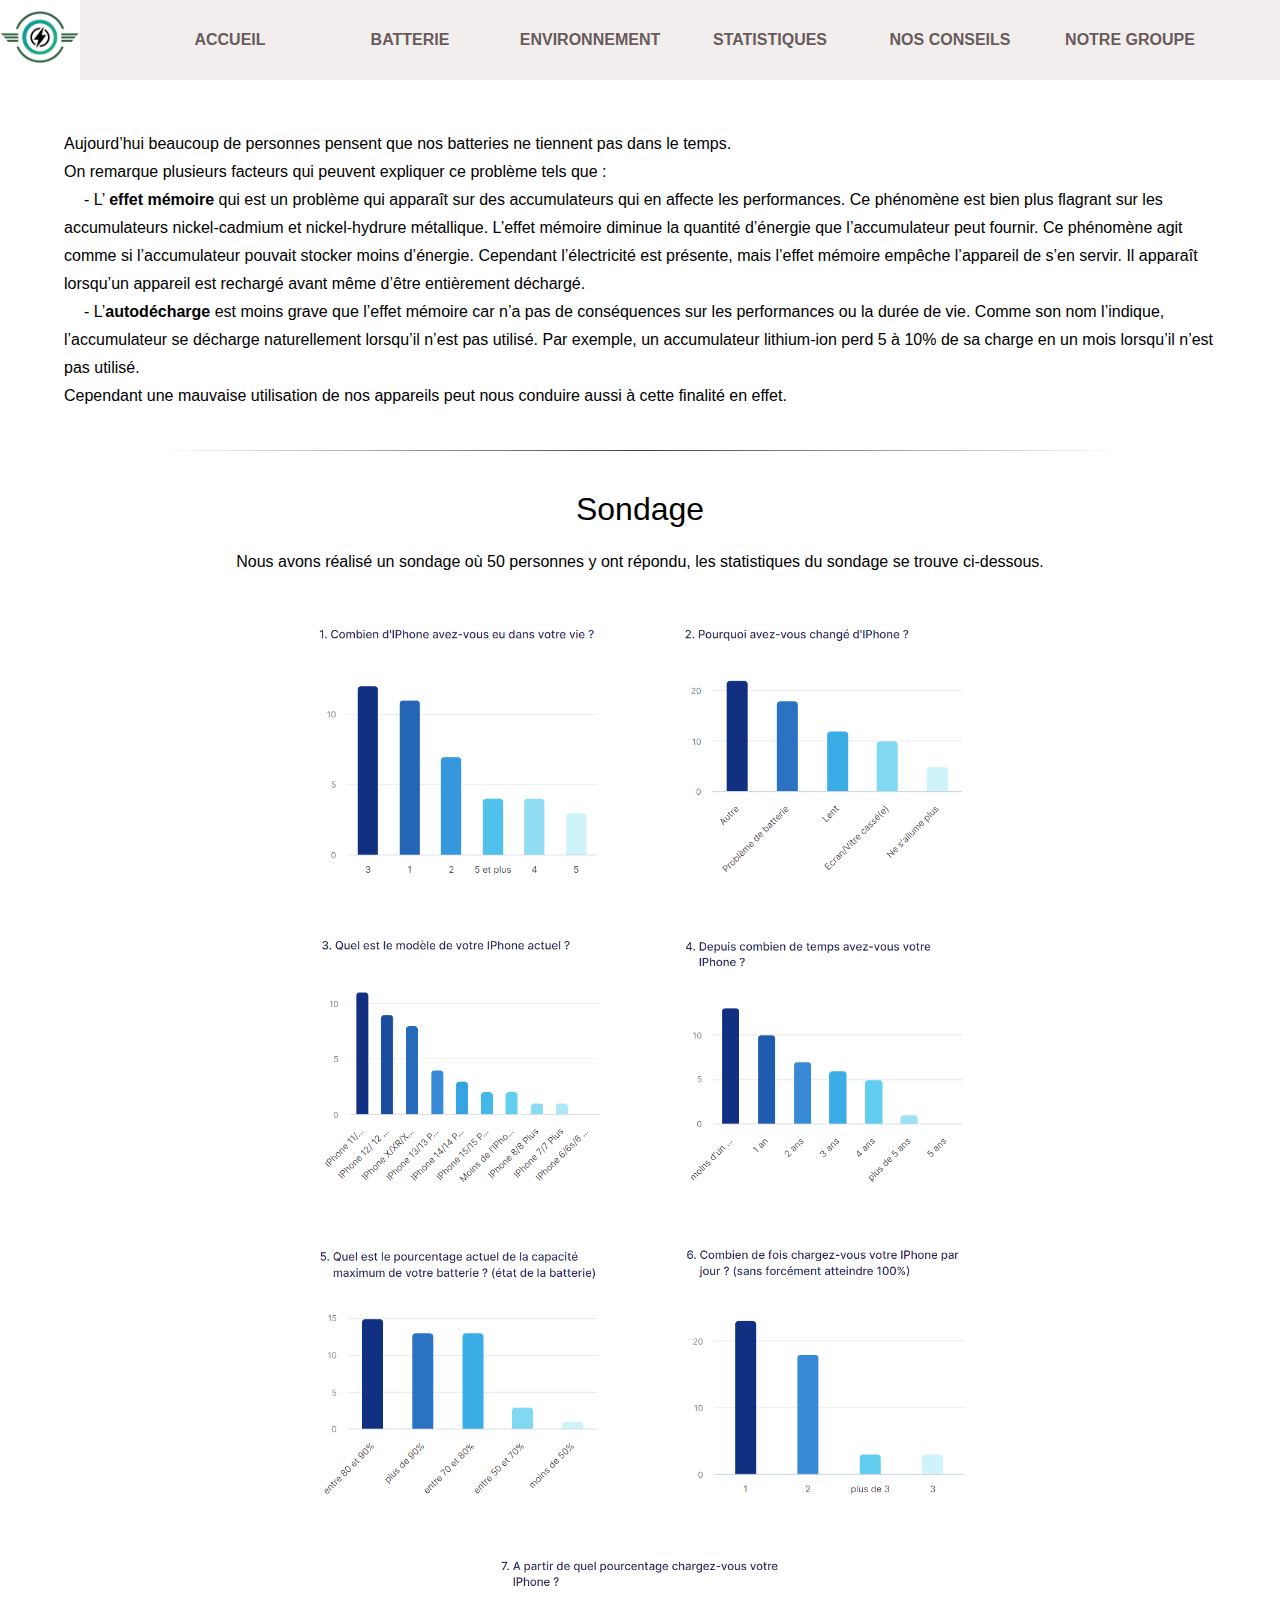
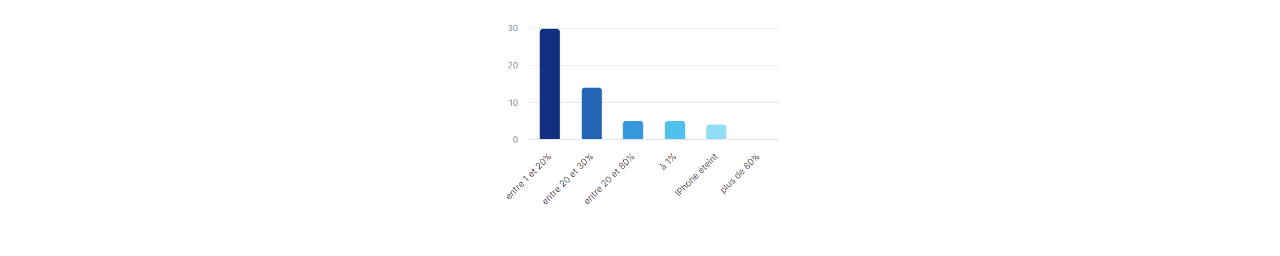
<file: projet_ES/Statistiques.html>
<!DOCTYPE html>
<html lang="fr">
<head>
    <meta charset="UTF-8">
    <meta name="viewport" content="width=device-width, initial-scale=1.0">
    <title>Statistiques</title>
    <meta name="description" content="Site d'information sur l'utilisation de nos batteries">
    <meta name="keyword" content=" Enseignement scientifique, ES, TG1">
    <meta name="author" content="David, Desmond, Rania, Elyna">
    <link rel="stylesheet" href="styles.css">
    <link rel="shortcut icon" href="images\logo.png">
</head> 
<body>
    <div class="bar-header-container">
        <div class="bar-header">
            <div class="content-img">
                <img src="images\logo.png" alt="L'image ne charge pas" width="80" height="80" class="logobar">
            </div>
            <div class="content">
                <a href="index.html" class="header">
                    <button type="button" class="button">
                        <span class="spanbutton">Accueil</span>
                    </button>
                </a>  
                <a href="Batterie.html" class="header">
                    <button class="button" > 
                        <span class="spanbutton">Batterie</span>
                    </button>
                </a>
                <a href="Environnement.html" class="header">
                    <button class="button">
                        <span class="spanbutton">Environnement</span>
                    </button>
                </a>
                <a href="Statistiques.html" class="header">
                    <button type="button" class="button">
                        <span class="spanbutton">Statistiques</span>
                    </button>
                </a>  
                <a href="Conseils.html">
                    <button class="button" id="aim-trainer-btn">
                        <span class="spanbutton">Nos conseils</span>
                    </button>
                </a>
                <a href="Groupe.html">
                    <button class="button" id="aim-trainer-btn">
                        <span class="spanbutton">Notre groupe</span>
                    </button>
                </a>
            </div>
        </div>
    </div>
</header>
<div class="page-container">
    <div class="page-content">
        <div class="txt" style="margin-top: 50px;">
            Aujourd’hui beaucoup de personnes pensent que nos batteries ne tiennent pas dans le temps.
            <br>
            On remarque plusieurs facteurs qui peuvent expliquer ce problème tels que :
            <br>
            <span STYLE="padding:0 0 0 20px;">-	L’ <span style="font-weight: bold;">effet mémoire</span> qui est un problème qui apparaît sur des accumulateurs qui en affecte les performances. Ce phénomène est bien plus flagrant sur les accumulateurs nickel-cadmium et nickel-hydrure métallique. L’effet mémoire diminue la quantité d’énergie que l’accumulateur peut fournir. Ce phénomène agit comme si l’accumulateur pouvait stocker moins d’énergie. Cependant l’électricité est présente, mais l’effet mémoire empêche l’appareil de s’en servir. Il apparaît lorsqu’un appareil est rechargé avant même d’être entièrement déchargé. </span>
            <br>
            <span STYLE="padding:0 0 0 20px;">-	L’<span style="font-weight: bold;">autodécharge</span> est moins grave que l’effet mémoire car n’a pas de conséquences sur les performances ou la durée de vie. Comme son nom l’indique, l’accumulateur se décharge naturellement lorsqu’il n’est pas utilisé. Par exemple, un accumulateur lithium-ion perd 5 à 10% de sa charge en un mois lorsqu’il n’est pas utilisé.</span>
            <br>
            Cependant une mauvaise utilisation de nos appareils peut nous conduire aussi à cette finalité en effet.
        </div>

        <hr>

        <div class="title">
            Sondage
        </div>
        <div class="txt" style="text-align: center;">
            Nous avons réalisé un sondage où 50 personnes y ont répondu, les statistiques du sondage se trouve ci-dessous.
        </div>
        <div class="img-container">
            <img class="batterie-img" src="images\stats_img_1.png" alt="L'image ne se charge pas" width="300" height="270">
            <img class="batterie-img" src="images\stats_img_2.png" alt="L'image ne se charge pas" width="300" height="270">
        </div>
        <div class="img-container">
            <img class="batterie-img" src="images\stats_img_3.png" alt="L'image ne se charge pas" width="300" height="270">
            <img class="batterie-img" src="images\stats_img_4.png" alt="L'image ne se charge pas" width="300" height="270">
        </div>
        <div class="img-container">
            <img class="batterie-img" src="images\stats_img_5.png" alt="L'image ne se charge pas" width="300" height="270">
            <img class="batterie-img" src="images\stats_img_6.png" alt="L'image ne se charge pas" width="300" height="270">
        </div>
        <div class="img-container">
            <img class="batterie-img" src="images\stats_img_7.png" alt="L'image ne se charge pas" width="300" height="270">
        </div>
        
    </div>
</div>

</body>
</html>
</file>
<file: projet ES/styles.css>
header{
    text-decoration: none;
    color: white;
    position: relative;
}

body{
    margin: 0;
    display: flex;
    flex-wrap: wrap;
    margin-top: 80px;
}

a{
    text-decoration: none;
    color: white
}

.bar-header-container{
    box-sizing: border-box;
    margin: 0;
    padding: 0;
    position: fixed;
    top: 0;
    left: 0;
    right: 0;
    border: 0;
    z-index: 100;
}

.bar-header{
    background-color: rgb(243, 238, 238);
    line-height: normal;
    position: relative;
    text-align: left;
    display: flex;
    width: 100%;
    height: 80px;
    z-index: 100;
}

.content{
    display: flex;
    align-items: center;
    width: 100%;
    height: 100%;
    justify-content: center;
}

.button {
    background-color: transparent;
    border: none;
    color: rgb(104, 91, 91);
    text-align: center;
    font-size: 16px;
    font-weight: bold;
    text-transform: uppercase;
    width: 180px;
    height: 80px;
    transition: 0.5s;
    cursor: pointer;
    position: relative;
    white-space: nowrap;
}

.button:hover{
    background-color: rgb(217, 207, 207);
}


.accueil-container{
    position: relative;
    width: 100%;
    height: 100%;
    display: flex;
    align-items: center;
    justify-content: center;
}

.background{
    position: relative;
    height: 100%;
    width: 100%;
}

.welcome-txt {
    position: absolute;
    text-align: center;
    color: green;
    font-family: 'Gill Sans', 'Gill Sans MT', Calibri, 'Trebuchet MS', sans-serif;
    font-size: 50px;
    font-style: italic;
    font-weight: bold;
}

/* CSS pour les pages */

.page-container{
    height: 100%;
    font-family: 'Gill Sans', 'Gill Sans MT', Calibri, 'Trebuchet MS', sans-serif;
}

.page-content{
    width: 100%;
}

.title{
    width : 100%;
    position: relative;
    text-align: center;
    padding-top: 20px;
    padding-bottom: 20px;
    font-size: 32px;
}

.txt{
    position: relative;
    right: 0;
    padding-left: 5%;
    padding-right: 5%;
    padding-bottom: 20px;
    line-height: 175%;
}

hr{
    border: none;
    color: #333;
    background-image: linear-gradient(to right, rgba(0, 0, 0, 0), rgba(0, 0, 0, 0.75), rgba(0, 0, 0, 0));
    height: 1px;
    width: 75%;
    margin-top: 20px;
    margin-bottom: 20px;
    position: relative;
}

.img-container{
    position: relative;
    width: 100%;
    display: flex;
    align-items: center;
    justify-content: center;
    margin: 0 0 20px 0;
    gap: 5%;
    margin-top: 20px;
    margin-bottom: 40px;
}

.batterie-img{
    position: relative;
}

.subtitle {
    position: relative;
    padding-top: 20px;
    padding-bottom: 20px;
    font-size: 24px;
    padding-left: 5%;
}
</file>
<file: projet_ES/styles.css>
header{
    text-decoration: none;
    color: white;
    position: relative;
}

body{
    margin: 0;
    display: flex;
    flex-wrap: wrap;
    margin-top: 80px;
}

a{
    text-decoration: none;
    color: white
}

.bar-header-container{
    box-sizing: border-box;
    margin: 0;
    padding: 0;
    position: fixed;
    top: 0;
    left: 0;
    right: 0;
    border: 0;
    z-index: 100;
}

.bar-header{
    background-color: rgb(243, 238, 238);
    line-height: normal;
    position: relative;
    text-align: left;
    display: flex;
    width: 100%;
    height: 80px;
    z-index: 100;
}

.content{
    display: flex;
    align-items: center;
    width: 100%;
    height: 100%;
    justify-content: center;
}

.button {
    background-color: transparent;
    border: none;
    color: rgb(104, 91, 91);
    text-align: center;
    font-size: 16px;
    font-weight: bold;
    text-transform: uppercase;
    width: 180px;
    height: 80px;
    transition: 0.5s;
    cursor: pointer;
    position: relative;
    white-space: nowrap;
}

.button:hover{
    background-color: rgb(217, 207, 207);
}


.accueil-container{
    position: relative;
    width: 100%;
    height: 100%;
    display: flex;
    align-items: center;
    justify-content: center;
}

.background{
    position: relative;
    height: 100%;
    width: 100%;
}

.welcome-txt {
    position: absolute;
    text-align: center;
    color: green;
    font-family: 'Gill Sans', 'Gill Sans MT', Calibri, 'Trebuchet MS', sans-serif;
    font-size: 50px;
    font-style: italic;
    font-weight: bold;
}

/* CSS pour les pages */

.page-container{
    height: 100%;
    font-family: 'Gill Sans', 'Gill Sans MT', Calibri, 'Trebuchet MS', sans-serif;
}

.page-content{
    width: 100%;
}

.title{
    width : 100%;
    position: relative;
    text-align: center;
    padding-top: 20px;
    padding-bottom: 20px;
    font-size: 32px;
}

.txt{
    position: relative;
    right: 0;
    padding-left: 5%;
    padding-right: 5%;
    padding-bottom: 20px;
    line-height: 175%;
}

hr{
    border: none;
    color: #333;
    background-image: linear-gradient(to right, rgba(0, 0, 0, 0), rgba(0, 0, 0, 0.75), rgba(0, 0, 0, 0));
    height: 1px;
    width: 75%;
    margin-top: 20px;
    margin-bottom: 20px;
    position: relative;
}

.img-container{
    position: relative;
    width: 100%;
    display: flex;
    align-items: center;
    justify-content: center;
    margin: 0 0 20px 0;
    gap: 5%;
    margin-top: 20px;
    margin-bottom: 40px;
}

.batterie-img{
    position: relative;
}

.subtitle {
    position: relative;
    padding-top: 20px;
    padding-bottom: 20px;
    font-size: 24px;
    padding-left: 5%;
}
</file>
